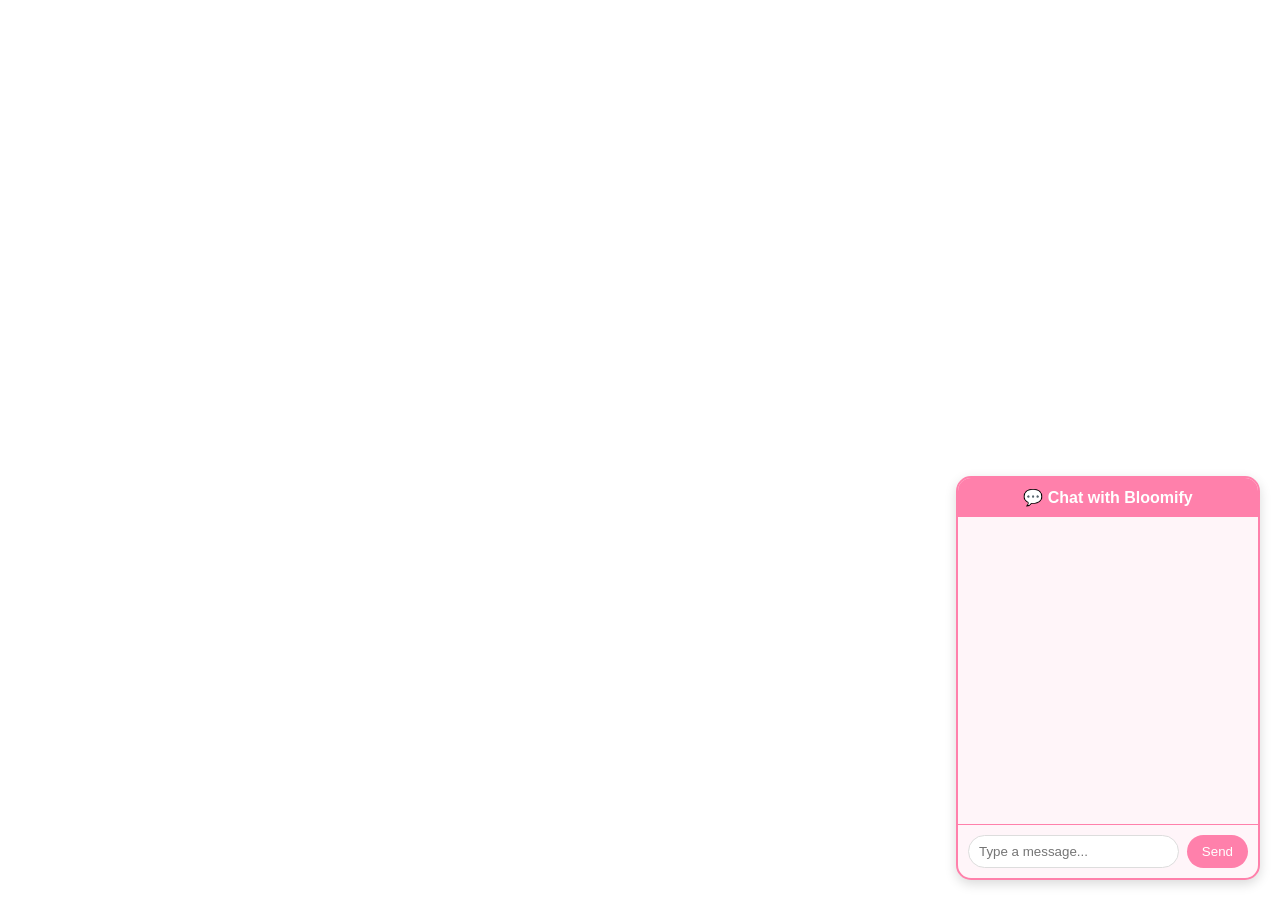
<file: staticfiles/chatbot.html>
<!DOCTYPE html>
<html lang="en">
<head>
  <meta charset="UTF-8" />
  <meta name="viewport" content="width=device-width, initial-scale=1.0" />
  <title>Chatbot - Bloomify</title>

  <!-- Link chatbot stylesheet -->
  <link rel="stylesheet" href="style/chatbot.css" />
</head>
<body>

  <!-- Chatbot UI -->
  <div id="chatbot-box">
    <div id="chat-header">💬 Chat with Bloomify</div>
    <div id="chat-log"></div>
    <div id="chat-input-area">
      <input type="text" id="chat-input" placeholder="Type a message..." />
      <button id="send-btn">Send</button>
    </div>
  </div>

  <!-- Load chatbot logic -->
  <script src="scripts/chatbot.js"></script>
</body>
</html>
</file>
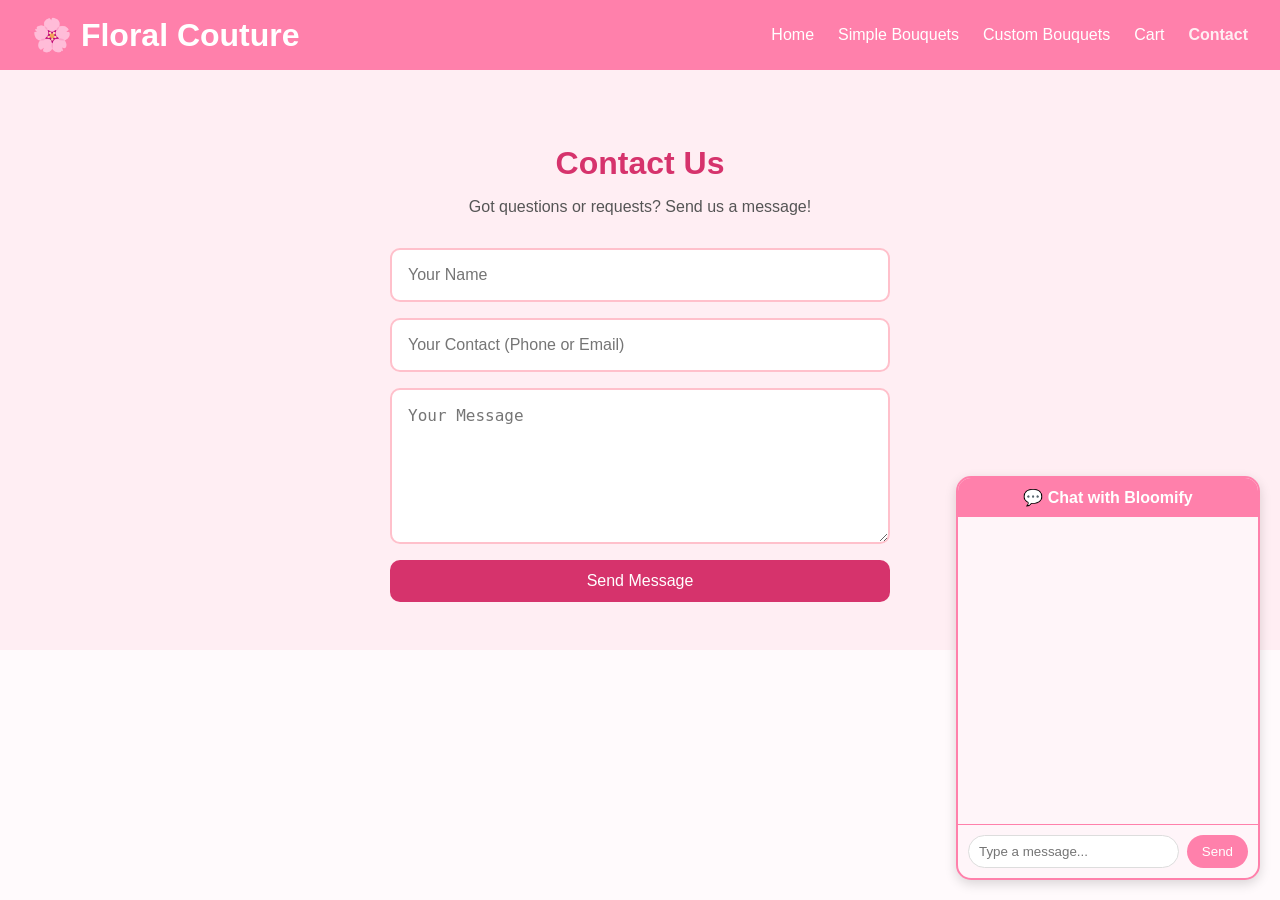
<file: staticfiles/contact.html>
<!DOCTYPE html>
<html lang="en">
<head>
  <meta charset="UTF-8" />
  <meta name="viewport" content="width=device-width, initial-scale=1.0"/>
  <title>Contact Us | Bloomify</title>
  <link rel="stylesheet" href="style/contact.css" />
</head>
<body>

  <header>
    <h1>🌸 Floral Couture</h1>
    <nav>
      <ul>
        <li><a href="index.html">Home</a></li>
        <li><a href="simple-bouquets.html">Simple Bouquets</a></li>
        <li><a href="custom-bouquets.html">Custom Bouquets</a></li>
        <li><a href="cart.html">Cart</a></li>
        <li><a href="contact.html" class="active">Contact</a></li>
      </ul>
    </nav>
  </header>

  <section class="contact">
    <h2>Contact Us</h2>
    <p>Got questions or requests? Send us a message!</p>

    <form class="contact-form">
      <input type="text" placeholder="Your Name" required />
      <input type="text" placeholder="Your Contact (Phone or Email)" required />
      <textarea placeholder="Your Message" required></textarea>
      <button type="submit">Send Message</button>
    </form>
  </section>

  <div id="chatbot-placeholder">

  <script src="scripts/contact.js">
    fetch("chatbot.html")
      .then(res => res.text())
      .then(html => {
        document.getElementById("chatbot-placeholder").innerHTML = html;
      });
  </script>
  </div>

</body>
</html>
</file>
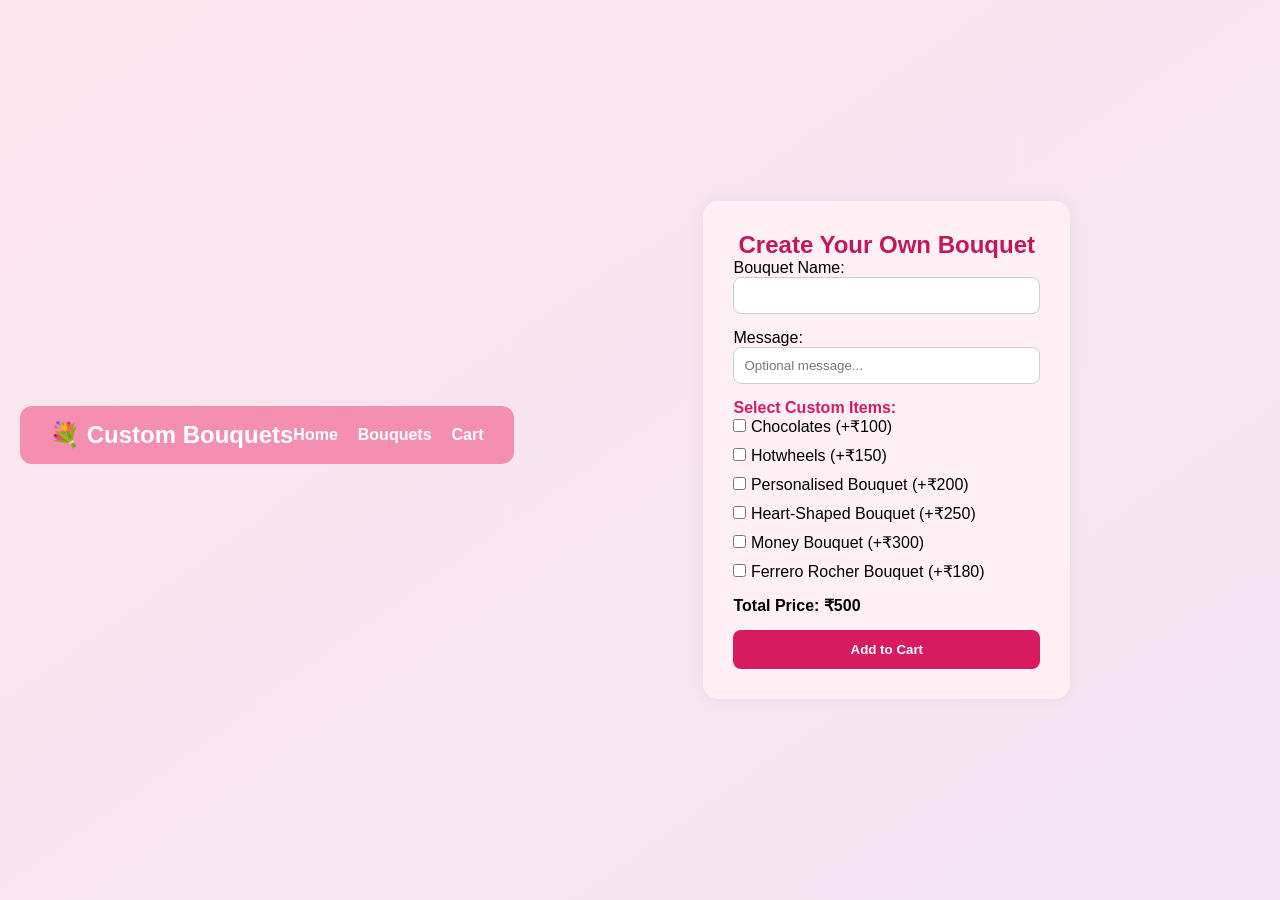
<file: staticfiles/custom-bouquets.html>
<!DOCTYPE html>
<html lang="en">
<head>
  <meta charset="UTF-8">
  <meta name="viewport" content="width=device-width, initial-scale=1.0">
  <title>Custom Bouquets - Floral Couture</title>
  <link rel="stylesheet" href="style/styles.css">
</head>
<body>

  <nav class="navbar">
    <h1>💐 Custom Bouquets</h1>
    <ul>
      <li><a href="index.html">Home</a></li>
      <li><a href="simple-bouquets.html">Bouquets</a></li>
      <li><a href="cart.html">Cart</a></li>
    </ul>
  </nav>

  <section class="custom-section">
    <h2>Create Your Own Bouquet</h2>
    <form id="customForm">
      <label>Bouquet Name:
        <input type="text" id="bouquetName" required>
      </label>

      <label>Message:
        <input type="text" id="message" placeholder="Optional message...">
      </label>

      <fieldset>
        <legend>Select Custom Items:</legend>
        <label><input type="checkbox" value="Chocolates" data-price="100"> Chocolates (+₹100)</label>
        <label><input type="checkbox" value="Hotwheels" data-price="150"> Hotwheels (+₹150)</label>
        <label><input type="checkbox" value="Personalised Bouquet" data-price="200"> Personalised Bouquet (+₹200)</label>
        <label><input type="checkbox" value="Heart-Shaped Bouquet" data-price="250"> Heart-Shaped Bouquet (+₹250)</label>
        <label><input type="checkbox" value="Money Bouquet" data-price="300"> Money Bouquet (+₹300)</label>
        <label><input type="checkbox" value="Ferrero Rocher" data-price="180"> Ferrero Rocher Bouquet (+₹180)</label>
      </fieldset>

      <p><strong>Total Price: ₹<span id="customPrice">500</span></strong></p>
      <button type="submit">Add to Cart</button>
    </form>
  </section>

  <script src="scripts/custom.js"></script>
</body>
</html>
</file>
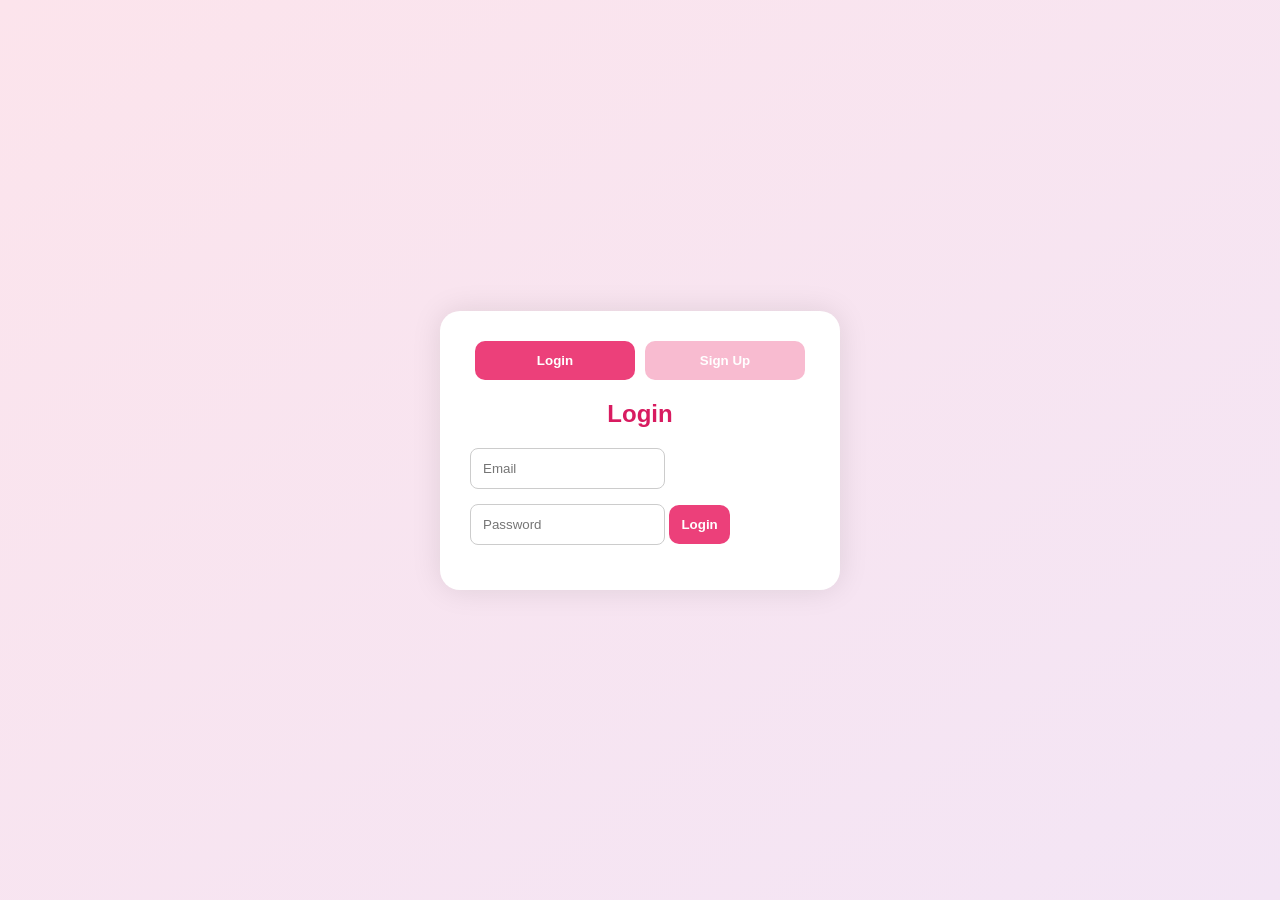
<file: staticfiles/login.html>
<!DOCTYPE html>
<html lang="en">
<head>
  <meta charset="UTF-8" />
  <meta name="viewport" content="width=device-width, initial-scale=1.0"/>
  <title>Login / Sign Up - Floral Couture</title>
  <link rel="stylesheet" href="style/styles.css" />
</head>
<body>

  <div class="auth-container">
    <div class="form-toggle">
      <button id="loginToggle" class="active">Login</button>
      <button id="signupToggle">Sign Up</button>
    </div>

    <div id="loginForm" class="auth-form">
      <h2>Login</h2>
      <form onsubmit="return loginUser(event)">
        <input type="email" placeholder="Email" required />
        <input type="password" placeholder="Password" required />
        <button type="submit">Login</button>
      </form>
    </div>

    <div id="signupForm" class="auth-form hidden">
      <h2>Sign Up</h2>
      <form onsubmit="return signupUser(event)">
        <input type="text" placeholder="Full Name" required />
        <input type="email" placeholder="Email" required />
        <input type="password" placeholder="Password" required />
        <button type="submit">Sign Up</button>
      </form>
    </div>
  </div>

  <script src="scripts/login.js"></script>
</body>
</html>
</file>
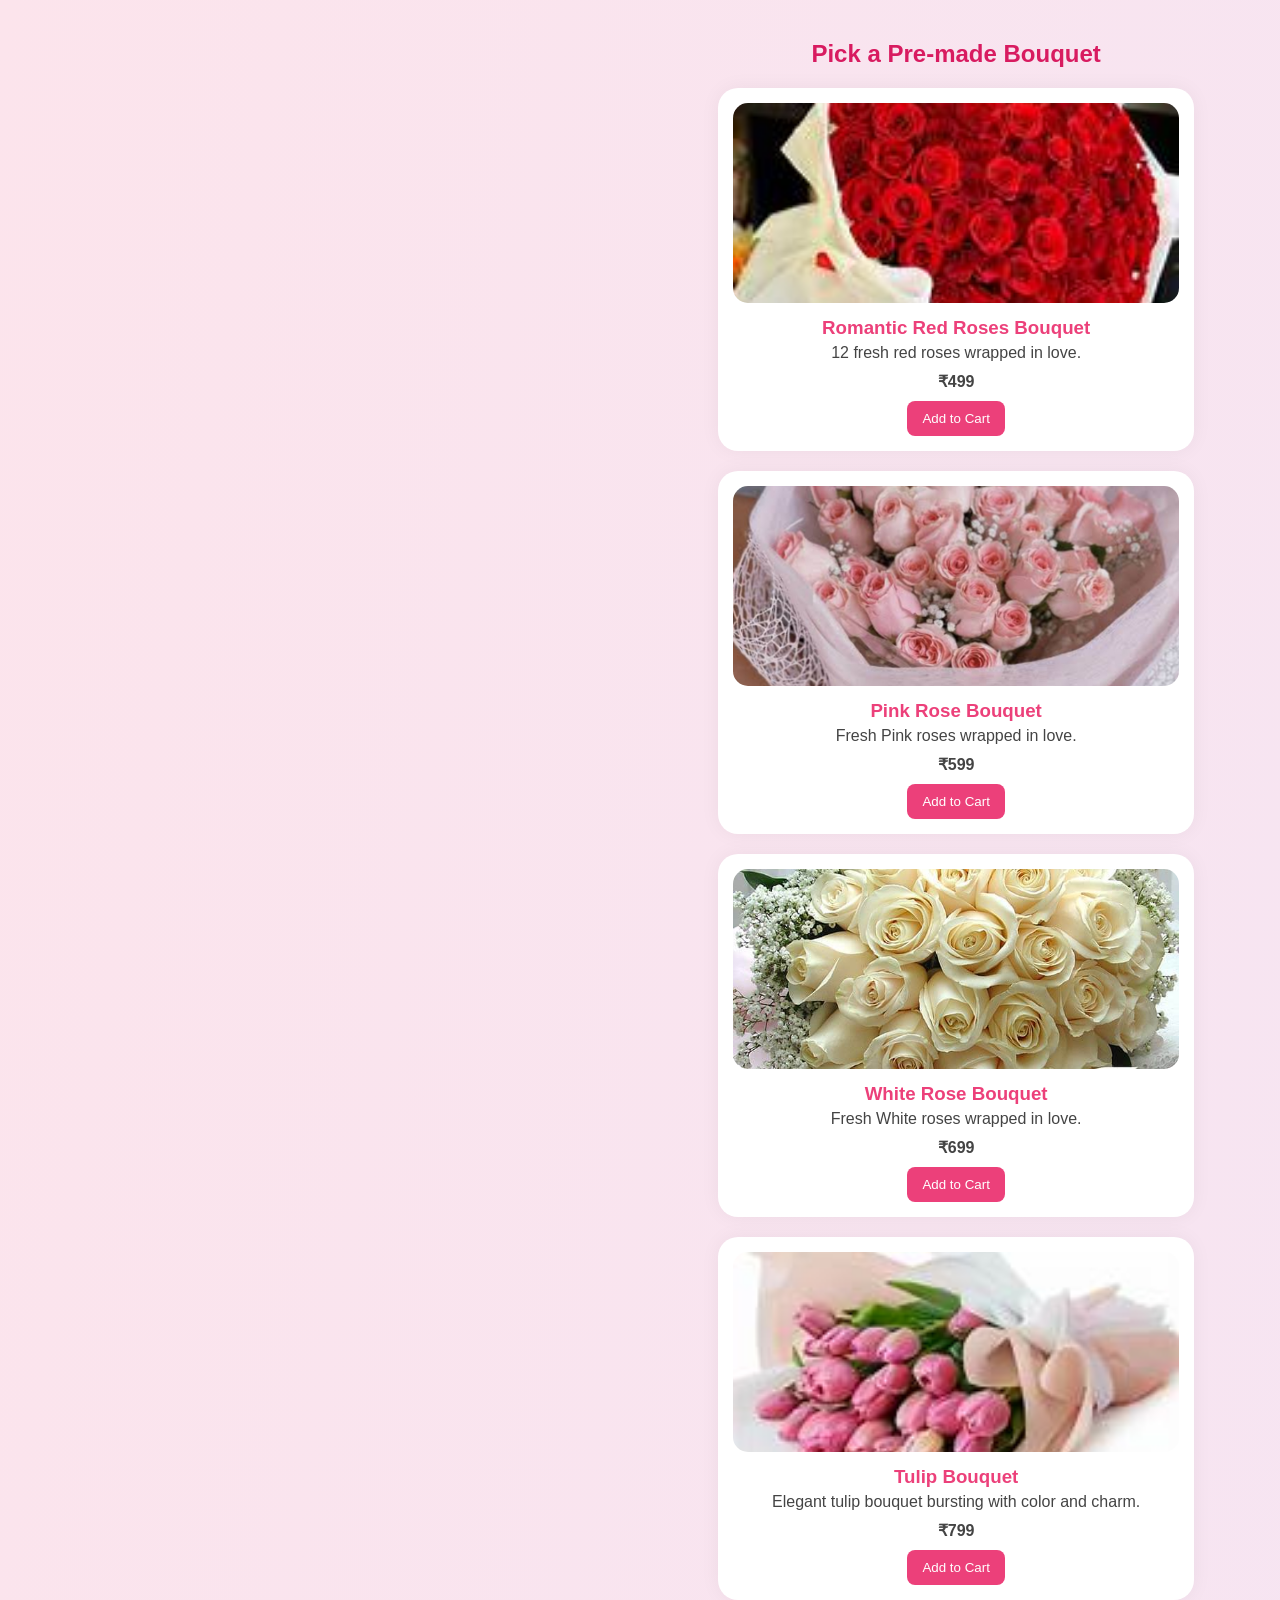
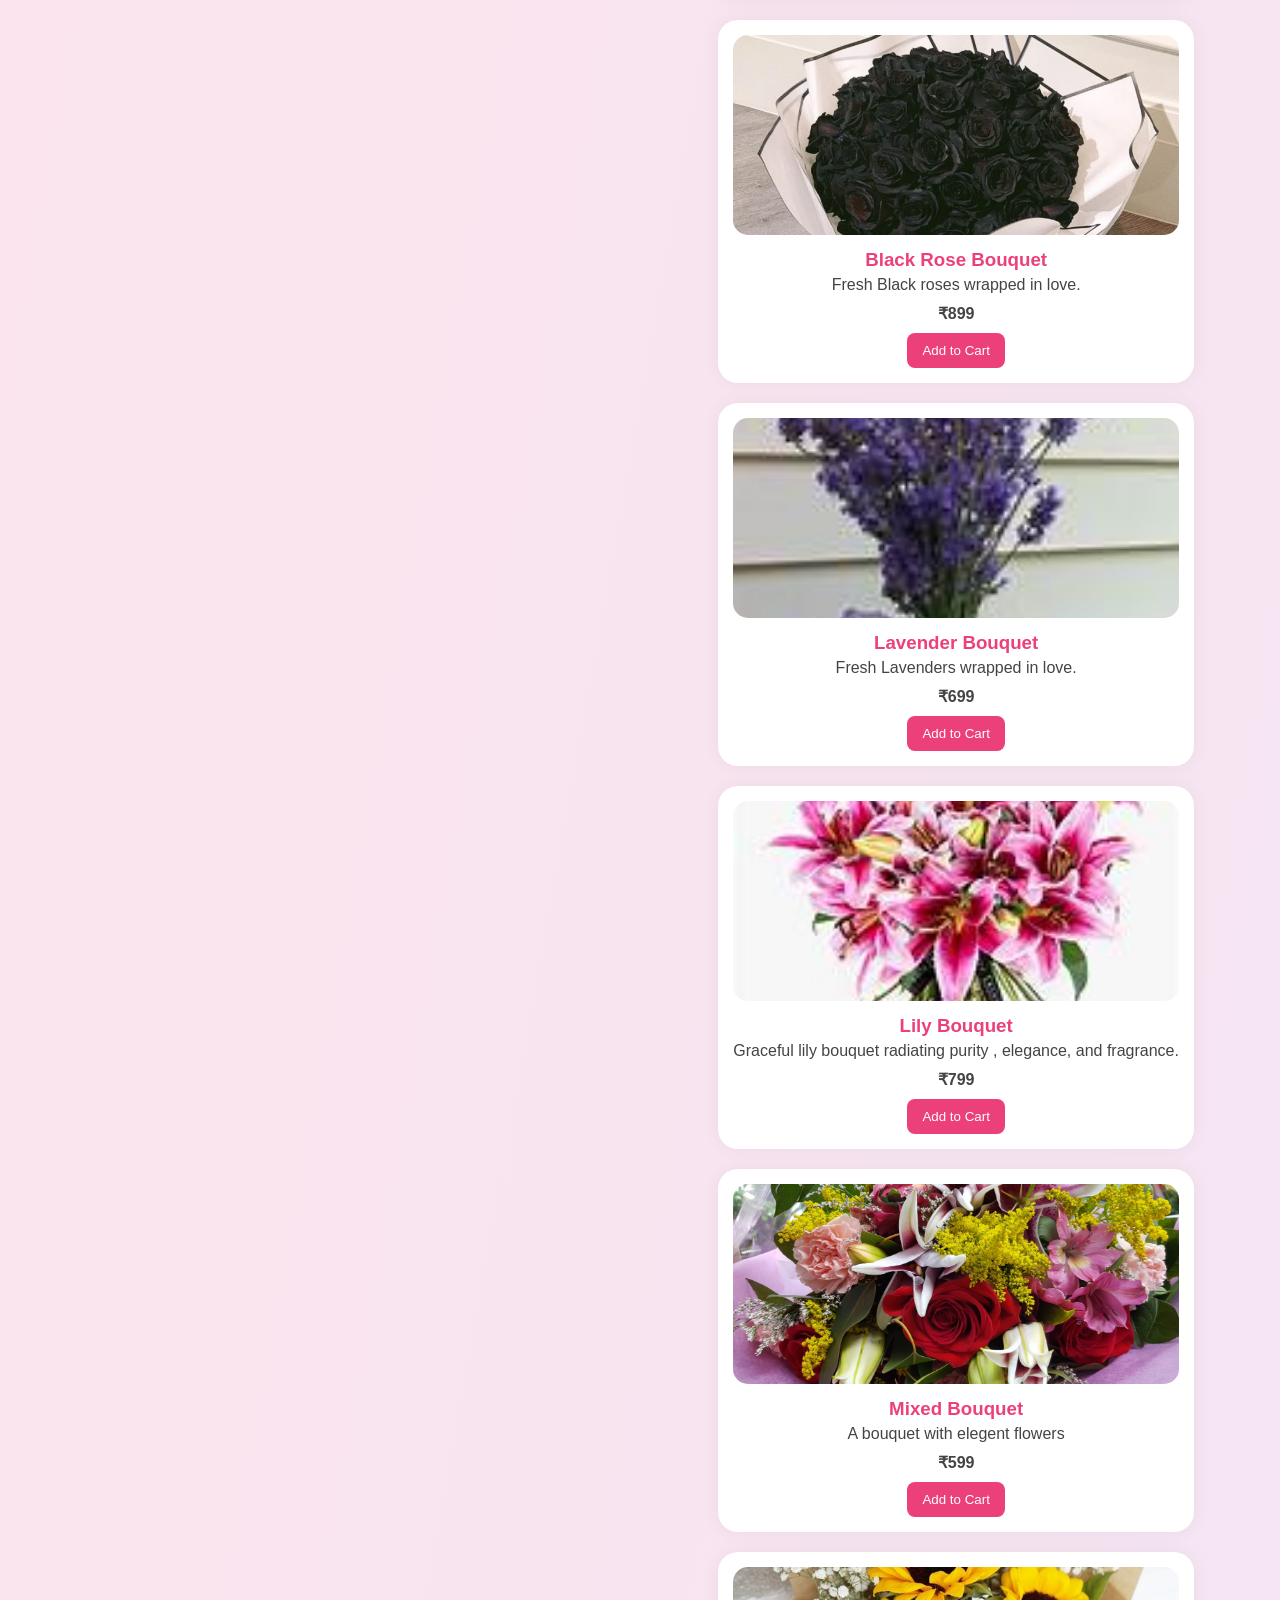
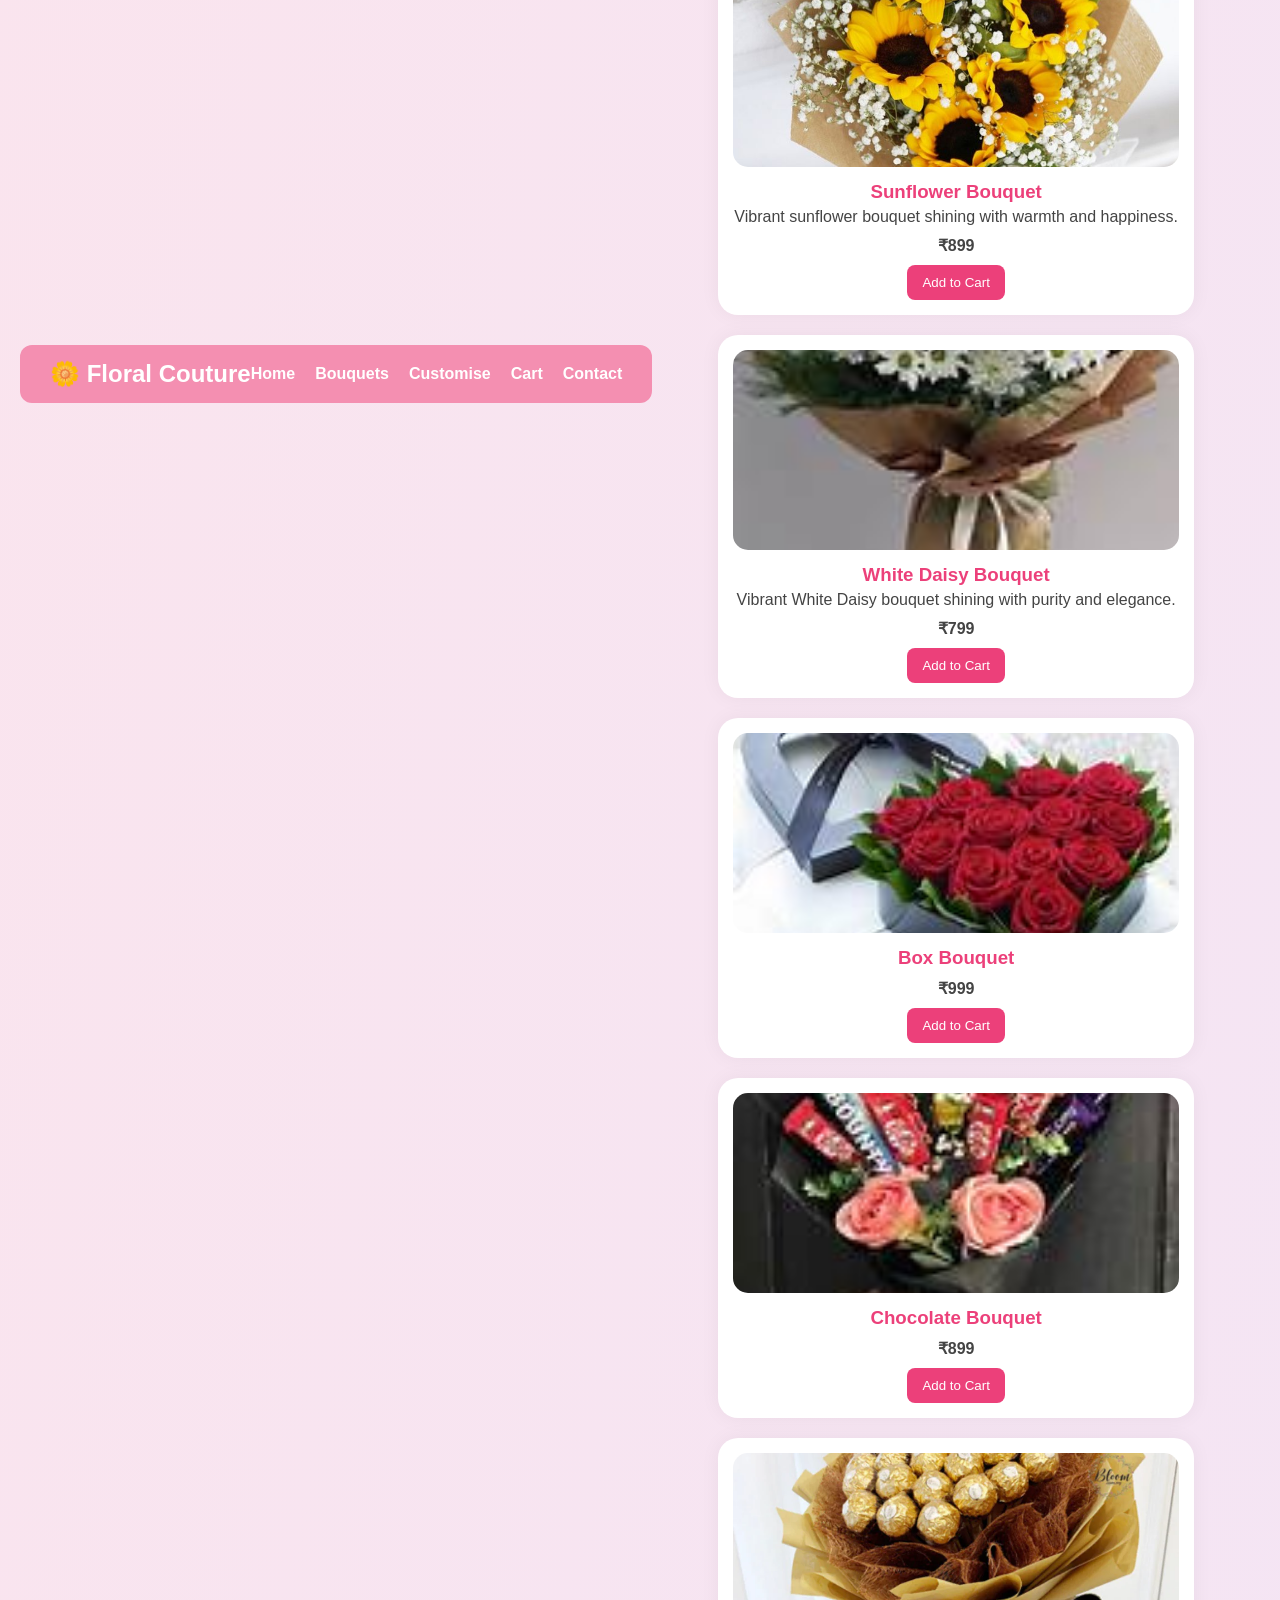
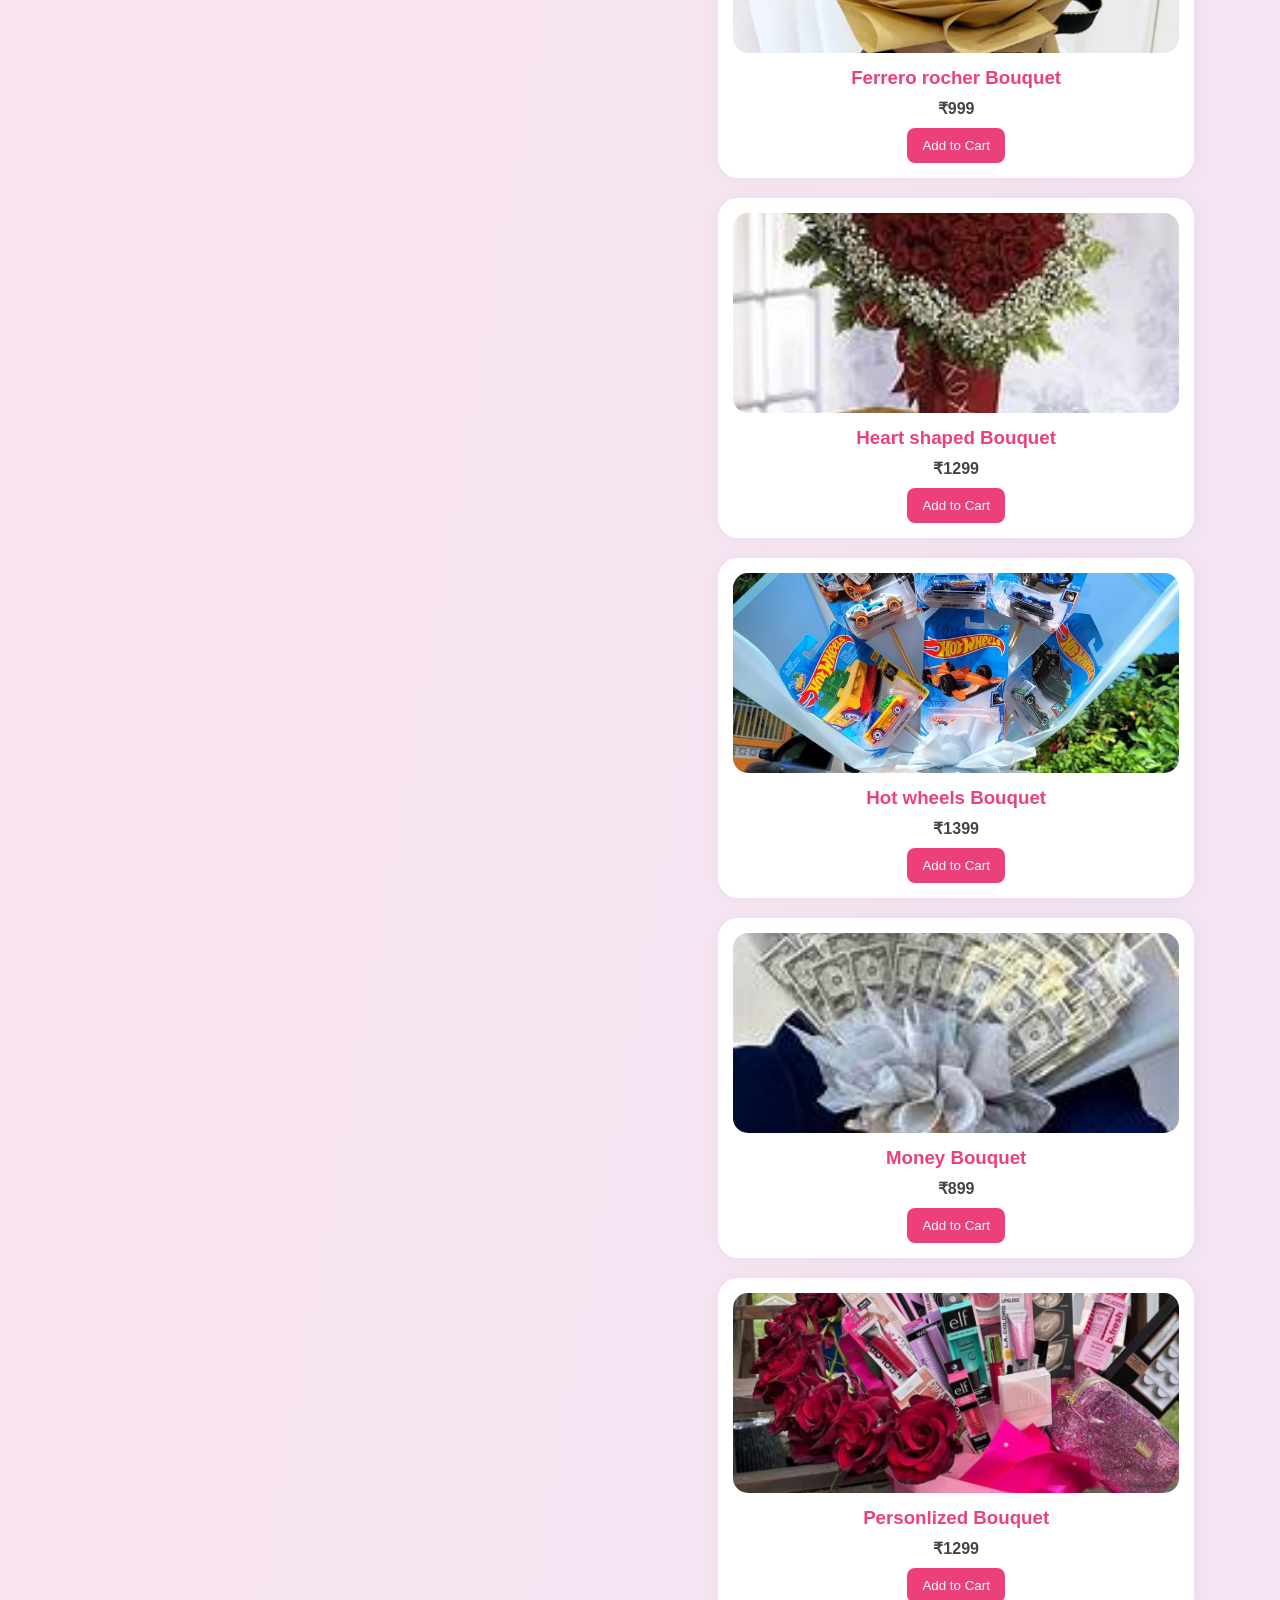
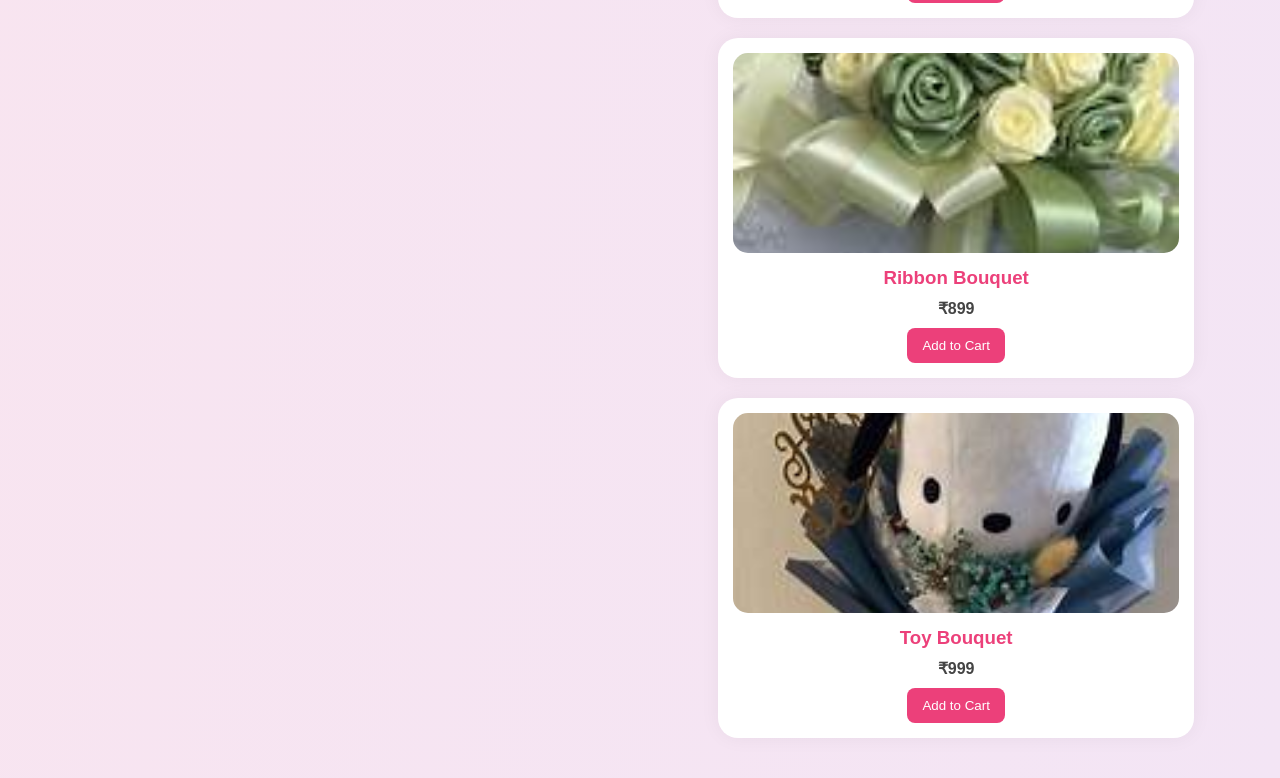
<file: staticfiles/simple-bouquets.html>
<!DOCTYPE html>
<html lang="en">
<head>
  <meta charset="UTF-8" />
  <meta name="viewport" content="width=device-width, initial-scale=1.0"/>
  <title>Simple Bouquets - Floral Couture</title>
  <link rel="stylesheet" href="style/styles.css">
</head>
<body>

  <nav class="navbar">
    <h1>🌼 Floral Couture</h1>
    <ul>
      <li><a href="index.html">Home</a></li>
      <li><a href="simple-bouquets.html">Bouquets</a></li>
      <li><a href="custom-bouquets.html">Customise</a></li>
      <li><a href="cart.html">Cart</a></li>
      <li><a href="contact.html">Contact</a></li>
    </ul>
  </nav>

  <section class="bouquet-list">
    <h2>Pick a Pre-made Bouquet</h2>
    <div class="bouquet-grid" id="bouquetGrid">
      <!-- JS will populate this -->
    </div>
  </section>

  <script src="scripts/simple.js"></script>
</body>
</html>
</file>
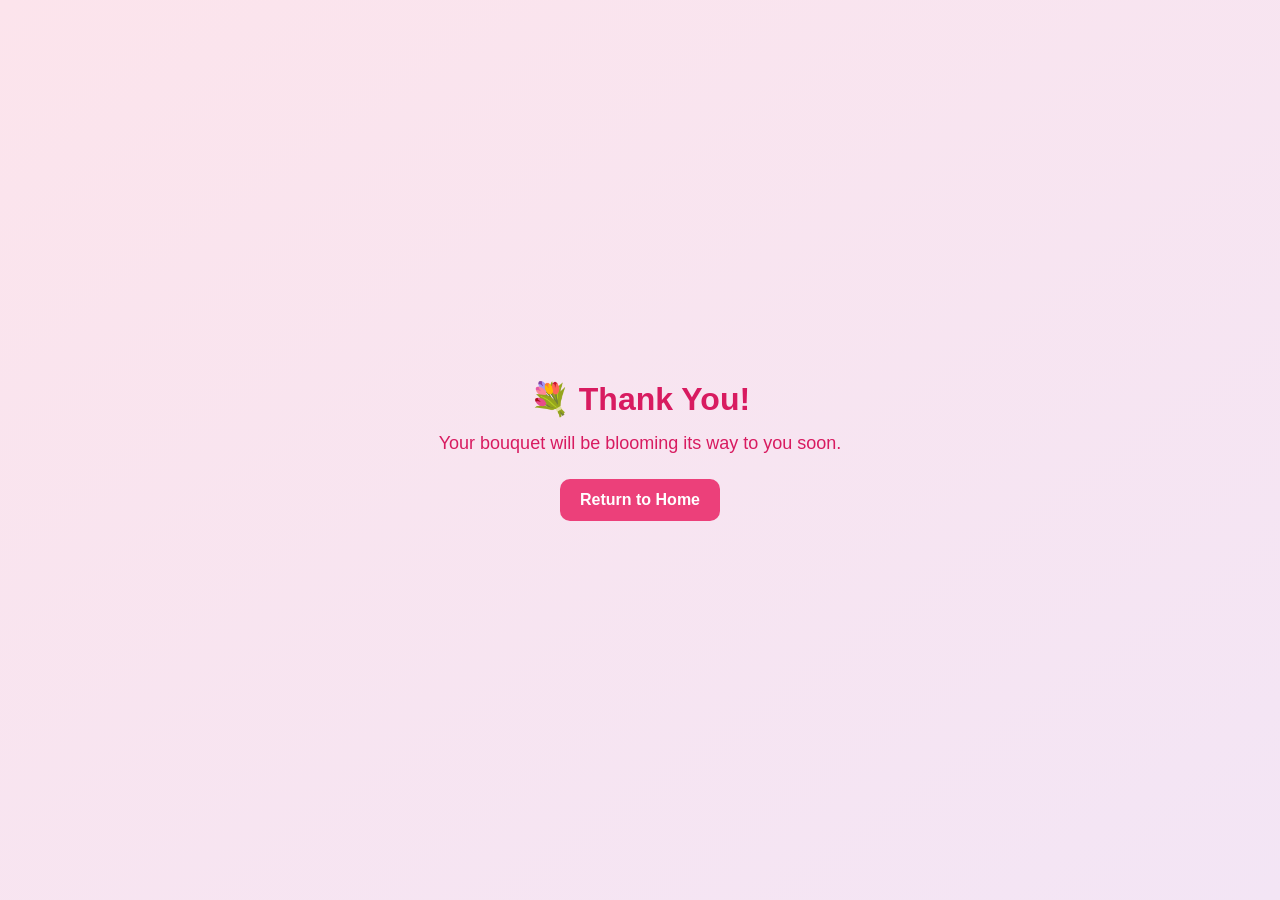
<file: staticfiles/thank-you.html>
<!DOCTYPE html>
<html lang="en">
<head>
  <meta charset="UTF-8" />
  <meta name="viewport" content="width=device-width, initial-scale=1.0"/>
  <title>Thank You - Floral Couture</title>
  <link rel="stylesheet" href="style/styles.css">
</head>
<body>
  <section class="thank-you">
    <h2>💐 Thank You!</h2>
    <p>Your bouquet will be blooming its way to you soon.</p>
    <a href="index.html">Return to Home</a>
  </section>
</body>
</html>
</file>
<file: staticfiles/style/chatbot.css>
/* style/chatbot.css */

#chatbot-box {
  position: fixed;
  bottom: 20px;
  right: 20px;
  width: 300px;
  height: 400px;
  background-color: #fff5f9;
  border: 2px solid #ff80ab;
  border-radius: 15px;
  box-shadow: 0 4px 12px rgba(0, 0, 0, 0.15);
  display: flex;
  flex-direction: column;
  font-family: 'Segoe UI', sans-serif;
  z-index: 999;
}

#chat-header {
  background-color: #ff80ab;
  color: white;
  padding: 10px;
  font-weight: bold;
  border-top-left-radius: 13px;
  border-top-right-radius: 13px;
  text-align: center;
}

#chat-log {
  flex: 1;
  padding: 10px;
  overflow-y: auto;
  font-size: 14px;
}

.user-message,
.bot-message {
  margin-bottom: 10px;
  padding: 8px 12px;
  border-radius: 20px;
  max-width: 80%;
  clear: both;
}

.user-message {
  background-color: #ffe0eb;
  align-self: flex-end;
  margin-left: auto;
}

.bot-message {
  background-color: #e6f7ff;
  align-self: flex-start;
  margin-right: auto;
}

#chat-input-area {
  display: flex;
  padding: 10px;
  border-top: 1px solid #ff80ab;
}

#chat-input {
  flex: 1;
  padding: 8px 10px;
  border: 1px solid #ddd;
  border-radius: 20px;
  outline: none;
}

#send-btn {
  background-color: #ff80ab;
  color: white;
  border: none;
  padding: 8px 15px;
  margin-left: 8px;
  border-radius: 20px;
  cursor: pointer;
  transition: background 0.2s;
}

#send-btn:hover {
  background-color: #ff4d88;
}
</file>
<file: staticfiles/style/contact.css>
/* contact.css — Clean version for Name, Contact, Message */

body {
    background-color: #fffafc;
    font-family: 'Segoe UI', Tahoma, Geneva, Verdana, sans-serif;
    margin: 0;
    padding: 0;
    color: #333;
  }
  
  header {
    background-color: #ff80ab;
    color: white;
    padding: 1rem 2rem;
    display: flex;
    justify-content: space-between;
    align-items: center;
    flex-wrap: wrap;
  }
  
  header h1 {
    font-size: 2rem;
    margin: 0;
  }
  
  nav ul {
    display: flex;
    list-style: none;
    gap: 1.5rem;
    margin: 0;
    padding: 0;
  }
  
  nav a {
    color: white;
    text-decoration: none;
    font-weight: 500;
  }
  
  nav a.active,
  nav a:hover {
    color: #ffeef3;
    font-weight: bold;
  }
  
  .contact {
    padding: 3rem 2rem;
    text-align: center;
    background-color: #ffeef3;
  }
  
  .contact h2 {
    font-size: 2rem;
    color: #d6336c;
    margin-bottom: 0.5rem;
  }
  
  .contact p {
    margin-bottom: 2rem;
    color: #555;
  }
  
  .contact-form {
    max-width: 500px;
    margin: 0 auto;
    display: flex;
    flex-direction: column;
    gap: 1rem;
  }
  
  .contact-form input,
  .contact-form textarea {
    padding: 1rem;
    border: 2px solid #ffc0cb;
    border-radius: 10px;
    font-size: 1rem;
  }
  
  .contact-form textarea {
    resize: vertical;
    height: 120px;
  }
  
  .contact-form button {
    background-color: #d6336c;
    color: white;
    padding: 0.75rem;
    border: none;
    border-radius: 10px;
    font-size: 1rem;
    cursor: pointer;
    transition: background 0.3s ease;
  }
  
  .contact-form button:hover {
    background-color: #ad2251;
  }
  
  #chatbot-placeholder {
    position: fixed;
    bottom: 20px;
    right: 20px;
  }
  
  @media (max-width: 768px) {
    .contact-form {
      width: 100%;
      padding: 0 1rem;
    }
  }
</file>
<file: staticfiles/style/styles.css>
/* Reset */
* {
    margin: 0;
    padding: 0;
    box-sizing: border-box;
    font-family: 'Segoe UI', sans-serif;
  }
  
  /* Body Styling */
  body {
    background: linear-gradient(to bottom right, #fce4ec, #f3e5f5);
    min-height: 100vh;
    display: flex;
    align-items: center;
    justify-content: center;
    padding: 20px;
  }
  
  /* Auth Container */
  .auth-container {
    background-color: #fff;
    padding: 30px;
    border-radius: 20px;
    box-shadow: 0 0 30px rgba(0, 0, 0, 0.1);
    max-width: 400px;
    width: 100%;
    animation: fadeIn 0.5s ease-in-out;
  }
  
  /* Toggle Buttons */
  .form-toggle {
    display: flex;
    justify-content: space-between;
    margin-bottom: 20px;
  }
  
  .form-toggle button {
    flex: 1;
    padding: 12px 0;
    border: none;
    cursor: pointer;
    background-color: #f8bbd0;
    color: #fff;
    font-weight: bold;
    border-radius: 10px;
    transition: background 0.3s;
    margin: 0 5px;
  }
  
  .form-toggle button.active {
    background-color: #ec407a;
  }
  
  .auth-form {
    display: flex;
    flex-direction: column;
  }
  
  .auth-form.hidden {
    display: none;
  }
  
  .auth-form h2 {
    margin-bottom: 20px;
    color: #d81b60;
    text-align: center;
  }
  
  .auth-form input {
    padding: 12px;
    margin-bottom: 15px;
    border-radius: 8px;
    border: 1px solid #ccc;
    transition: border-color 0.2s;
  }
  
  .auth-form input:focus {
    border-color: #ec407a;
    outline: none;
  }
  
  .auth-form button {
    padding: 12px;
    background-color: #ec407a;
    color: white;
    border: none;
    border-radius: 10px;
    font-weight: bold;
    cursor: pointer;
    transition: background 0.3s;
  }
  
  .auth-form button:hover {
    background-color: #d81b60;
  }
  
  /* Animations */
  @keyframes fadeIn {
    from { opacity: 0; transform: scale(0.95); }
    to { opacity: 1; transform: scale(1); }
  }
  
  /* Responsive */
  @media (max-width: 500px) {
    .auth-container {
      padding: 20px;
    }
  
    .form-toggle button {
      font-size: 14px;
    }
  
    .auth-form h2 {
      font-size: 20px;
    }
  }
  

  /* Navbar */
.navbar {
    background-color: #f48fb1;
    color: white;
    padding: 15px 30px;
    border-radius: 12px;
    display: flex;
    justify-content: space-between;
    align-items: center;
    margin-bottom: 30px;
  }
  
  .navbar h1 {
    font-size: 24px;
  }
  
  .navbar ul {
    list-style: none;
    display: flex;
    gap: 20px;
  }
  
  .navbar ul li a {
    text-decoration: none;
    color: white;
    font-weight: bold;
    transition: color 0.3s;
  }
  
  .navbar ul li a:hover {
    color: #fffde7;
  }
  
  /* Bouquet Grid */
  .bouquet-list {
    padding: 20px;
    max-width: 1200px;
    margin: auto;
  }
  
  .bouquet-list h2 {
    text-align: center;
    color: #d81b60;
    margin-bottom: 20px;
  }
  
  .bouquet-grid {
    display: grid;
    grid-template-columns: repeat(auto-fit, minmax(250px, 1fr));
    gap: 20px;
  }
  
  .bouquet-card {
    background: #fff;
    padding: 15px;
    border-radius: 20px;
    box-shadow: 0 0 20px rgba(0,0,0,0.05);
    text-align: center;
    transition: transform 0.3s;
  }
  
  .bouquet-card:hover {
    transform: translateY(-5px);
  }
  
  .bouquet-card img {
    width: 100%;
    height: 200px;
    object-fit: cover;
    border-radius: 15px;
  }
  
  .bouquet-card h3 {
    color: #ec407a;
    margin: 10px 0 5px;
  }
  
  .bouquet-card p {
    margin-bottom: 10px;
    color: #444;
  }
  
  .bouquet-card button {
    background-color: #ec407a;
    color: white;
    border: none;
    padding: 10px 15px;
    border-radius: 8px;
    cursor: pointer;
    transition: background 0.3s;
  }
  
  .bouquet-card button:hover {
    background-color: #d81b60;
  }
  

  /* Cart Page Styling */
.cart-section {
  max-width: 800px;
  margin: 40px auto;
  padding: 20px;
}

.cart-section h2 {
  text-align: center;
  margin-bottom: 20px;
  color: #d81b60;
}

.cart-items {
  display: flex;
  flex-direction: column;
  gap: 15px;
}

.cart-card {
  display: flex;
  justify-content: space-between;
  background-color: #fff;
  padding: 15px 20px;
  border-radius: 15px;
  box-shadow: 0 4px 15px rgba(0,0,0,0.05);
  align-items: center;
}

.cart-card h3 {
  margin-bottom: 5px;
  color: #ec407a;
}

.cart-card p {
  margin: 2px 0;
}

.cart-card button {
  background-color: #f06292;
  color: white;
  padding: 8px 14px;
  border: none;
  border-radius: 8px;
  cursor: pointer;
}

.cart-card button:hover {
  background-color: #d81b60;
}

.cart-summary {
  margin-top: 20px;
  text-align: center;
}

.cart-summary button {
  background-color: #ab47bc;
  color: white;
  padding: 12px 20px;
  border: none;
  border-radius: 10px;
  font-weight: bold;
  cursor: pointer;
  margin-top: 10px;
}

.cart-summary button:hover {
  background-color: #8e24aa;
}

/* Thank You Page */
.thank-you {
  text-align: center;
  padding: 80px 20px;
  color: #d81b60;
  animation: fadeIn 0.5s ease;
}

.thank-you h2 {
  font-size: 32px;
  margin-bottom: 15px;
}

.thank-you p {
  font-size: 18px;
  margin-bottom: 25px;
}

.thank-you a {
  display: inline-block;
  background-color: #ec407a;
  color: white;
  padding: 12px 20px;
  border-radius: 10px;
  text-decoration: none;
  font-weight: bold;
}

.thank-you a:hover {
  background-color: #c2185b;
}


/* Custom Bouquet Page */
.custom-section {
  max-width: 700px;
  margin: 40px auto;
  padding: 30px;
  background-color: #fff0f5;
  border-radius: 15px;
  box-shadow: 0 0 15px rgba(0,0,0,0.05);
}

.custom-section h2 {
  text-align: center;
  color: #c2185b;
}

.custom-section form {
  display: flex;
  flex-direction: column;
  gap: 15px;
}

.custom-section input[type="text"] {
  width: 100%;
  padding: 10px;
  border-radius: 8px;
  border: 1px solid #ccc;
}

fieldset {
  border: none;
  display: flex;
  flex-direction: column;
  gap: 10px;
}

legend {
  font-weight: bold;
  color: #d81b60;
}

.custom-section button {
  background-color: #d81b60;
  color: white;
  padding: 12px;
  border: none;
  border-radius: 8px;
  cursor: pointer;
  font-weight: bold;
}

.custom-section button:hover {
  background-color: #ad1457;
}
</file>
